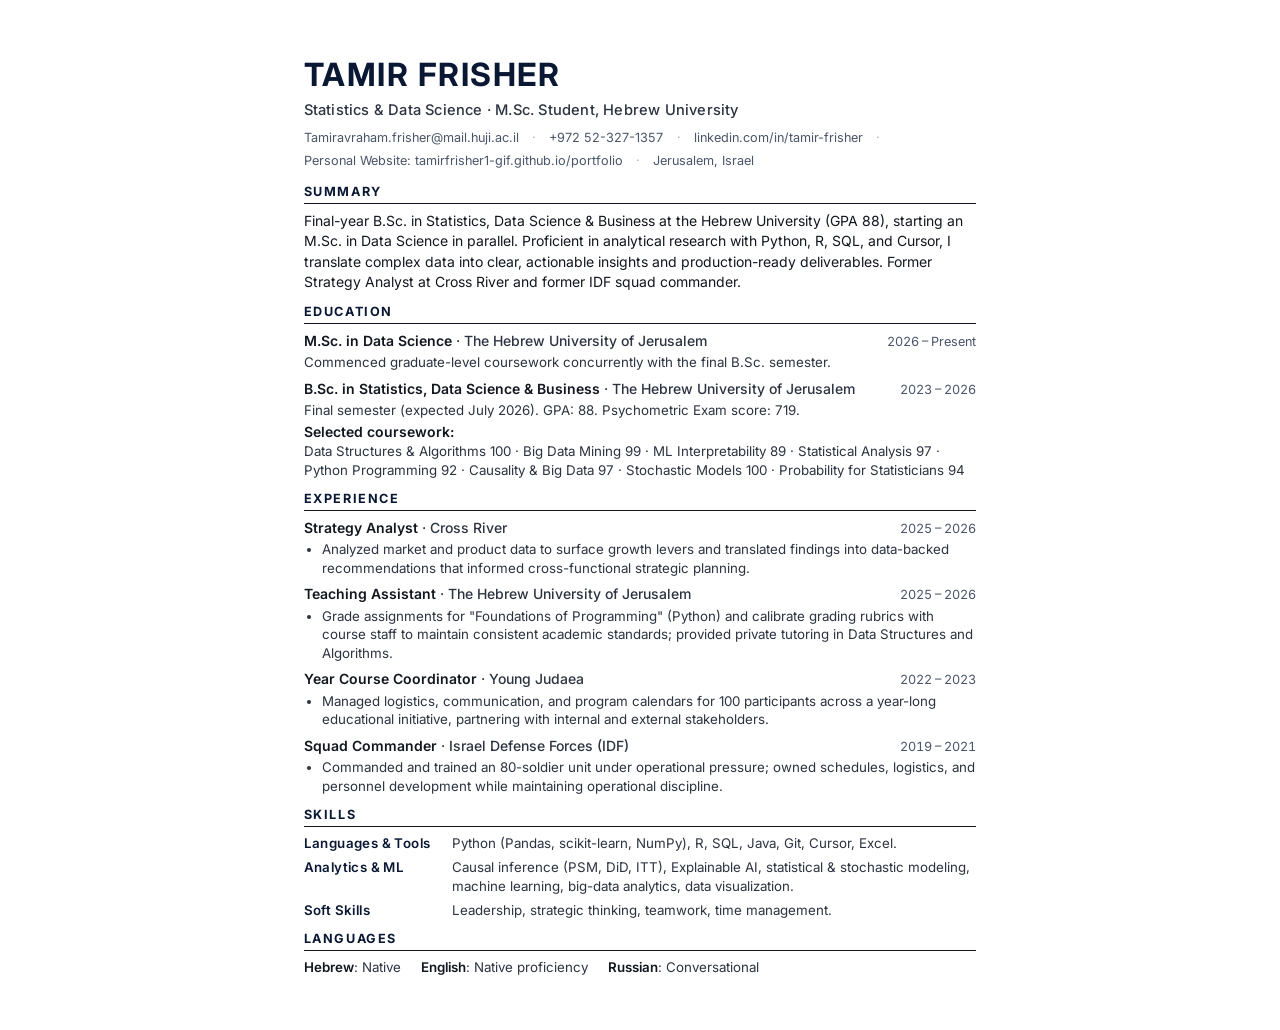
<file: cv.html>
<!DOCTYPE html>
<html lang="en">
  <head>
    <meta charset="UTF-8" />
    <meta name="viewport" content="width=device-width, initial-scale=1.0" />
    <title>Tamir Frisher | CV</title>
    <meta
      name="description"
      content="CV of Tamir Frisher: Statistics & Data Science student at the Hebrew University. Causal inference, explainable ML, Python, R, SQL."
    />
    <meta name="author" content="Tamir Frisher" />
    <meta name="robots" content="index,follow" />
    <link rel="preconnect" href="https://fonts.googleapis.com" />
    <link rel="preconnect" href="https://fonts.gstatic.com" crossorigin />
    <link
      href="https://fonts.googleapis.com/css2?family=Inter:wght@400;500;600;700&display=swap"
      rel="stylesheet"
    />
    <style>
      @page {
        size: A4;
        margin: 14mm;
      }

      :root {
        --ink: #11161f;
        --ink-soft: #2c3340;
        --muted: #4a5568;
        --rule: #11161f;
        --accent: #0b1834;
        --paper: #ffffff;
      }

      * {
        box-sizing: border-box;
        margin: 0;
        padding: 0;
      }

      html,
      body {
        background: var(--paper);
        color: var(--ink);
      }

      body {
        font-family: "Inter", system-ui, -apple-system, "Segoe UI", Arial,
          sans-serif;
        font-weight: 400;
        font-size: 10.5pt;
        line-height: 1.4;
        -webkit-font-smoothing: antialiased;
        text-rendering: optimizeLegibility;
      }

      .page {
        max-width: 210mm;
        margin: 0 auto;
        padding: 14mm 16mm;
        background: var(--paper);
      }

      a {
        color: var(--ink);
        text-decoration: none;
        border-bottom: 1px solid rgba(17, 22, 31, 0.25);
      }

      a:hover {
        border-bottom-color: var(--ink);
      }

      header.cv-head {
        margin-bottom: 10pt;
      }

      .name {
        font-family: "Inter", sans-serif;
        font-size: 24pt;
        font-weight: 700;
        letter-spacing: 1.5px;
        color: var(--accent);
        text-transform: uppercase;
      }

      .headline {
        font-size: 11pt;
        font-weight: 500;
        color: var(--ink-soft);
        margin-top: 2pt;
        letter-spacing: 0.2px;
      }

      .contact {
        margin-top: 6pt;
        font-size: 9.5pt;
        color: var(--muted);
        display: flex;
        flex-wrap: wrap;
        gap: 4pt 10pt;
      }

      .contact .sep {
        color: rgba(74, 85, 104, 0.5);
      }

      .contact a {
        color: var(--muted);
        border-bottom-color: rgba(74, 85, 104, 0.35);
      }

      section {
        margin-top: 8pt;
      }

      h2 {
        font-size: 9.5pt;
        font-weight: 700;
        text-transform: uppercase;
        letter-spacing: 1.6px;
        color: var(--accent);
        border-bottom: 1px solid var(--rule);
        padding-bottom: 2pt;
        margin-bottom: 5pt;
      }

      .summary {
        font-size: 10.5pt;
        color: var(--ink);
        line-height: 1.45;
      }

      .row {
        display: flex;
        justify-content: space-between;
        align-items: baseline;
        gap: 12pt;
      }

      .row + .row,
      .entry + .entry {
        margin-top: 5pt;
      }

      .entry .row .left {
        font-weight: 600;
        font-size: 10.5pt;
        color: var(--ink);
      }

      .entry .row .left .org {
        font-weight: 500;
        color: var(--ink-soft);
      }

      .entry .row .right {
        font-size: 9.5pt;
        color: var(--muted);
        white-space: nowrap;
        font-variant-numeric: tabular-nums;
      }

      .entry .desc {
        margin-top: 2pt;
        font-size: 10pt;
        color: var(--ink-soft);
        line-height: 1.4;
      }

      .coursework-label {
        display: block;
        font-size: 10.5pt;
        font-weight: 600;
        color: var(--ink);
        margin-top: 2pt;
      }

      .coursework-list {
        display: block;
        font-size: 10pt;
        line-height: 1.4;
      }

      .entry ul {
        margin-top: 2pt;
        padding-left: 14pt;
      }

      .entry li {
        font-size: 10pt;
        color: var(--ink-soft);
        line-height: 1.4;
        margin-top: 1pt;
      }

      .projects .entry .desc strong {
        color: var(--ink);
      }

      .projects .meta {
        font-size: 9pt;
        color: var(--muted);
        margin-top: 1pt;
        font-style: italic;
      }

      .skills-grid {
        display: grid;
        grid-template-columns: 130px 1fr;
        column-gap: 14pt;
        row-gap: 4pt;
        font-size: 10pt;
      }

      .skills-grid dt {
        color: var(--accent);
        font-weight: 600;
        letter-spacing: 0.4px;
      }

      .skills-grid dd {
        color: var(--ink-soft);
      }

      .langs {
        font-size: 10pt;
        color: var(--ink-soft);
      }

      .langs span {
        margin-right: 12pt;
      }

      .langs strong {
        color: var(--ink);
        font-weight: 600;
      }

      @media print {
        body {
          font-size: 10pt;
        }

        .page {
          padding: 0;
          max-width: none;
        }

        a {
          color: var(--ink);
          border-bottom: none;
        }

        .contact a {
          color: var(--muted);
        }

        .entry {
          break-inside: avoid;
          page-break-inside: avoid;
        }

        h2 {
          break-after: avoid;
          page-break-after: avoid;
        }
      }

      @media screen and (max-width: 820px) {
        .page {
          padding: 18px;
        }

        .row {
          flex-direction: column;
          align-items: flex-start;
          gap: 2px;
        }

        .skills-grid {
          grid-template-columns: 1fr;
          row-gap: 6pt;
        }

        .skills-grid dt {
          margin-top: 4pt;
        }
      }
    </style>
  </head>
  <body>
    <main class="page">
      <header class="cv-head">
        <h1 class="name">Tamir Frisher</h1>
        <p class="headline">
          Statistics &amp; Data Science · M.Sc. Student, Hebrew University
        </p>
        <div class="contact">
          <span>Tamiravraham.frisher@mail.huji.ac.il</span>
          <span class="sep">·</span>
          <span>+972 52-327-1357</span>
          <span class="sep">·</span>
          <span>linkedin.com/in/tamir-frisher</span>
          <span class="sep">·</span>
          <span>Personal Website: tamirfrisher1-gif.github.io/portfolio</span>
          <span class="sep">·</span>
          <span>Jerusalem, Israel</span>
        </div>
      </header>

      <section aria-labelledby="summary-heading">
        <h2 id="summary-heading">Summary</h2>
        <p class="summary">
          Final-year B.Sc. in Statistics, Data Science &amp; Business at the
          Hebrew University (GPA 88), starting an M.Sc. in Data Science in
          parallel. Proficient in analytical research with Python, R, SQL, and
          Cursor, I translate complex data into clear, actionable insights
          and production-ready deliverables.
          Former Strategy Analyst at Cross River and former IDF squad commander.
        </p>
      </section>

      <section aria-labelledby="education-heading">
        <h2 id="education-heading">Education</h2>

        <div class="entry">
          <div class="row">
            <div class="left">
              M.Sc. in Data Science<span class="org">
                · The Hebrew University of Jerusalem</span
              >
            </div>
            <div class="right">2026 – Present</div>
          </div>
          <p class="desc">
            Commenced graduate-level coursework concurrently with the final
            B.Sc. semester.
          </p>
        </div>

        <div class="entry">
          <div class="row">
            <div class="left">
              B.Sc. in Statistics, Data Science &amp; Business<span
                class="org"
              >
                · The Hebrew University of Jerusalem</span
              >
            </div>
            <div class="right">2023 – 2026</div>
          </div>
          <p class="desc">
            Final semester (expected July 2026). GPA: 88. Psychometric Exam
            score: 719.<br />
            <span class="coursework-label">Selected coursework:</span>
            <span class="coursework-list">
              Data Structures &amp; Algorithms 100 · Big Data Mining 99 ·
              ML Interpretability 89 · Statistical Analysis 97 ·
              Python Programming 92 · Causality &amp; Big Data 97 ·
              Stochastic Models 100 · Probability for Statisticians 94
            </span>
          </p>
        </div>
      </section>

      <section aria-labelledby="experience-heading">
        <h2 id="experience-heading">Experience</h2>

        <div class="entry">
          <div class="row">
            <div class="left">
              Strategy Analyst<span class="org"> · Cross River</span>
            </div>
            <div class="right">2025 – 2026</div>
          </div>
          <ul>
            <li>
              Analyzed market and product data to surface growth levers and
              translated findings into data-backed recommendations that
              informed cross-functional strategic planning.
            </li>
          </ul>
        </div>

        <div class="entry">
          <div class="row">
            <div class="left">
              Teaching Assistant<span class="org">
                · The Hebrew University of Jerusalem</span
              >
            </div>
            <div class="right">2025 – 2026</div>
          </div>
          <ul>
            <li>
              Grade assignments for "Foundations of Programming" (Python)
              and calibrate grading rubrics with course staff to maintain
              consistent academic standards; provided private tutoring
              in Data Structures and Algorithms.
            </li>
          </ul>
        </div>

        <div class="entry">
          <div class="row">
            <div class="left">
              Year Course Coordinator<span class="org">
                · Young Judaea</span
              >
            </div>
            <div class="right">2022 – 2023</div>
          </div>
          <ul>
            <li>
              Managed logistics, communication, and program calendars for
              100 participants across a year-long educational initiative,
              partnering with internal and external stakeholders.
            </li>
          </ul>
        </div>

        <div class="entry">
          <div class="row">
            <div class="left">
              Squad Commander<span class="org">
                · Israel Defense Forces (IDF)</span
              >
            </div>
            <div class="right">2019 – 2021</div>
          </div>
          <ul>
            <li>
              Commanded and trained an 80-soldier unit under operational
              pressure; owned schedules, logistics, and personnel
              development while maintaining operational discipline.
            </li>
          </ul>
        </div>
      </section>

      <section aria-labelledby="skills-heading">
        <h2 id="skills-heading">Skills</h2>
        <dl class="skills-grid">
          <dt>Languages &amp; Tools</dt>
          <dd>
            Python (Pandas, scikit-learn, NumPy), R, SQL, Java, Git, Cursor,
            Excel.
          </dd>
          <dt>Analytics &amp; ML</dt>
          <dd>
            Causal inference (PSM, DiD, ITT), Explainable AI, statistical
            &amp; stochastic modeling, machine learning, big-data analytics,
            data visualization.
          </dd>
          <dt>Soft Skills</dt>
          <dd>
            Leadership, strategic thinking, teamwork, time management.
          </dd>
        </dl>
      </section>

      <section aria-labelledby="languages-heading">
        <h2 id="languages-heading">Languages</h2>
        <p class="langs">
          <span><strong>Hebrew</strong>: Native</span>
          <span><strong>English</strong>: Native proficiency</span>
          <span><strong>Russian</strong>: Conversational</span>
        </p>
      </section>
    </main>
  </body>
</html>
</file>
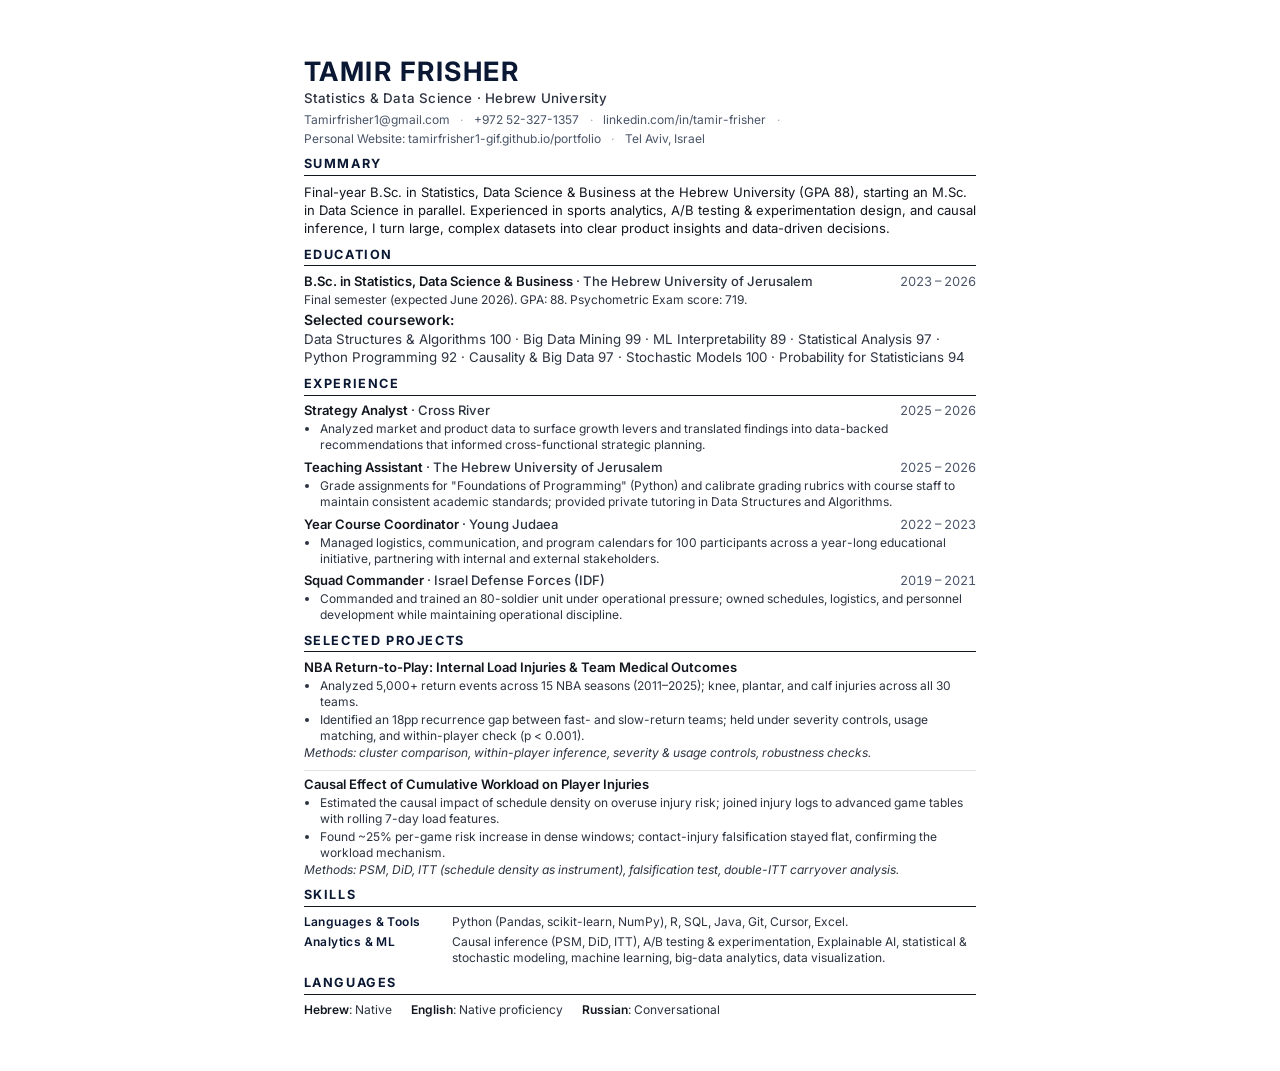
<file: cv_amazon_primevideo.html>
<!DOCTYPE html>
<html lang="en">
  <head>
    <meta charset="UTF-8" />
    <meta name="viewport" content="width=device-width, initial-scale=1.0" />
    <title>Tamir Frisher | CV – Amazon Prime Video</title>
    <meta
      name="description"
      content="CV of Tamir Frisher: Statistics & Data Science student at the Hebrew University. Sports analytics, A/B testing, causal inference, Python, R, SQL."
    />
    <meta name="author" content="Tamir Frisher" />
    <meta name="robots" content="noindex,nofollow" />
    <link rel="preconnect" href="https://fonts.googleapis.com" />
    <link rel="preconnect" href="https://fonts.gstatic.com" crossorigin />
    <link
      href="https://fonts.googleapis.com/css2?family=Inter:wght@400;500;600;700&display=swap"
      rel="stylesheet"
    />
    <style>
      @page {
        size: A4;
        margin: 14mm;
      }

      :root {
        --ink: #11161f;
        --ink-soft: #2c3340;
        --muted: #4a5568;
        --rule: #11161f;
        --accent: #0b1834;
        --paper: #ffffff;
      }

      * {
        box-sizing: border-box;
        margin: 0;
        padding: 0;
      }

      html,
      body {
        background: var(--paper);
        color: var(--ink);
      }

      body {
        font-family: "Inter", system-ui, -apple-system, "Segoe UI", Arial,
          sans-serif;
        font-weight: 400;
        font-size: 9.8pt;
        line-height: 1.35;
        -webkit-font-smoothing: antialiased;
        text-rendering: optimizeLegibility;
      }

      .page {
        max-width: 210mm;
        margin: 0 auto;
        padding: 14mm 16mm;
        background: var(--paper);
      }

      a {
        color: var(--ink);
        text-decoration: none;
        border-bottom: 1px solid rgba(17, 22, 31, 0.25);
      }

      a:hover {
        border-bottom-color: var(--ink);
      }

      header.cv-head {
        margin-bottom: 6pt;
      }

      .name {
        font-family: "Inter", sans-serif;
        font-size: 20pt;
        font-weight: 700;
        letter-spacing: 1.5px;
        color: var(--accent);
        text-transform: uppercase;
      }

      .headline {
        font-size: 10pt;
        font-weight: 500;
        color: var(--ink-soft);
        margin-top: 1pt;
        letter-spacing: 0.2px;
      }

      .contact {
        margin-top: 3pt;
        font-size: 9pt;
        color: var(--muted);
        display: flex;
        flex-wrap: wrap;
        gap: 2pt 8pt;
      }

      .contact .sep {
        color: rgba(74, 85, 104, 0.5);
      }

      .contact a {
        color: var(--muted);
        border-bottom-color: rgba(74, 85, 104, 0.35);
      }

      section {
        margin-top: 6pt;
      }

      h2 {
        font-size: 9.5pt;
        font-weight: 700;
        text-transform: uppercase;
        letter-spacing: 1.6px;
        color: var(--accent);
        border-bottom: 1px solid var(--rule);
        padding-bottom: 2pt;
        margin-bottom: 5pt;
      }

      .summary {
        font-size: 9.8pt;
        color: var(--ink);
        line-height: 1.4;
      }

      .row {
        display: flex;
        justify-content: space-between;
        align-items: baseline;
        gap: 12pt;
      }

      .row + .row,
      .entry + .entry {
        margin-top: 4pt;
      }

      .entry .row .left {
        font-weight: 600;
        font-size: 9.8pt;
        color: var(--ink);
      }

      .entry .row .left .org {
        font-weight: 500;
        color: var(--ink-soft);
      }

      .entry .row .right {
        font-size: 9.5pt;
        color: var(--muted);
        white-space: nowrap;
        font-variant-numeric: tabular-nums;
      }

      .entry .desc {
        margin-top: 1pt;
        font-size: 9pt;
        color: var(--ink-soft);
        line-height: 1.35;
      }

      .coursework-label {
        display: block;
        font-size: 10.5pt;
        font-weight: 600;
        color: var(--ink);
        margin-top: 2pt;
      }

      .coursework-list {
        display: block;
        font-size: 10pt;
        line-height: 1.4;
      }

      .entry ul {
        margin-top: 1pt;
        padding-left: 12pt;
      }

      .entry li {
        font-size: 9pt;
        color: var(--ink-soft);
        line-height: 1.35;
        margin-top: 1pt;
      }

      .projects .entry .desc strong {
        color: var(--ink);
      }

      .projects .meta {
        font-size: 9pt;
        color: var(--muted);
        margin-top: 1pt;
        font-style: italic;
      }

      .project-block {
        margin-top: 5pt;
      }

      .project-block + .project-block {
        margin-top: 6pt;
        padding-top: 4pt;
        border-top: 1px solid rgba(17, 22, 31, 0.12);
      }

      .skills-grid {
        display: grid;
        grid-template-columns: 130px 1fr;
        column-gap: 14pt;
        row-gap: 3pt;
        font-size: 9pt;
      }

      .skills-grid dt {
        color: var(--accent);
        font-weight: 600;
        letter-spacing: 0.4px;
      }

      .skills-grid dd {
        color: var(--ink-soft);
      }

      .langs {
        font-size: 9pt;
        color: var(--ink-soft);
      }

      .langs span {
        margin-right: 12pt;
      }

      .langs strong {
        color: var(--ink);
        font-weight: 600;
      }

      @media print {
        body {
          font-size: 10pt;
        }

        .page {
          padding: 0;
          max-width: none;
        }

        a {
          color: var(--ink);
          border-bottom: none;
        }

        .contact a {
          color: var(--muted);
        }

        .entry {
          break-inside: avoid;
          page-break-inside: avoid;
        }

        h2 {
          break-after: avoid;
          page-break-after: avoid;
        }
      }

      @media screen and (max-width: 820px) {
        .page {
          padding: 18px;
        }

        .row {
          flex-direction: column;
          align-items: flex-start;
          gap: 2px;
        }

        .skills-grid {
          grid-template-columns: 1fr;
          row-gap: 6pt;
        }

        .skills-grid dt {
          margin-top: 4pt;
        }
      }
    </style>
  </head>
  <body>
    <main class="page">
      <header class="cv-head">
        <h1 class="name">Tamir Frisher</h1>
        <p class="headline">
          Statistics &amp; Data Science · Hebrew University
        </p>
        <div class="contact">
          <span>Tamirfrisher1@gmail.com</span>
          <span class="sep">·</span>
          <span>+972 52-327-1357</span>
          <span class="sep">·</span>
          <span>linkedin.com/in/tamir-frisher</span>
          <span class="sep">·</span>
          <span>Personal Website: tamirfrisher1-gif.github.io/portfolio</span>
          <span class="sep">·</span>
          <span>Tel Aviv, Israel</span>
        </div>
      </header>

      <section aria-labelledby="summary-heading">
        <h2 id="summary-heading">Summary</h2>
        <p class="summary">
          Final-year B.Sc. in Statistics, Data Science &amp; Business at the
          Hebrew University (GPA 88), starting an M.Sc. in Data Science in
          parallel. Experienced in sports analytics, A/B testing &amp;
          experimentation design, and causal inference, I turn large, complex
          datasets into clear product insights and data-driven decisions.
        </p>
      </section>

      <section aria-labelledby="education-heading">
        <h2 id="education-heading">Education</h2>

        <div class="entry">
          <div class="row">
            <div class="left">
              B.Sc. in Statistics, Data Science &amp; Business<span
                class="org"
              >
                · The Hebrew University of Jerusalem</span
              >
            </div>
            <div class="right">2023 – 2026</div>
          </div>
          <p class="desc">
            Final semester (expected June 2026). GPA: 88. Psychometric Exam
            score: 719.<br />
            <span class="coursework-label">Selected coursework:</span>
            <span class="coursework-list">
              Data Structures &amp; Algorithms 100 · Big Data Mining 99 ·
              ML Interpretability 89 · Statistical Analysis 97 ·
              Python Programming 92 · Causality &amp; Big Data 97 ·
              Stochastic Models 100 · Probability for Statisticians 94
            </span>
          </p>
        </div>
      </section>

      <section aria-labelledby="experience-heading">
        <h2 id="experience-heading">Experience</h2>

        <div class="entry">
          <div class="row">
            <div class="left">
              Strategy Analyst<span class="org"> · Cross River</span>
            </div>
            <div class="right">2025 – 2026</div>
          </div>
          <ul>
            <li>
              Analyzed market and product data to surface growth levers and
              translated findings into data-backed recommendations that
              informed cross-functional strategic planning.
            </li>
          </ul>
        </div>

        <div class="entry">
          <div class="row">
            <div class="left">
              Teaching Assistant<span class="org">
                · The Hebrew University of Jerusalem</span
              >
            </div>
            <div class="right">2025 – 2026</div>
          </div>
          <ul>
            <li>
              Grade assignments for "Foundations of Programming" (Python)
              and calibrate grading rubrics with course staff to maintain
              consistent academic standards; provided private tutoring
              in Data Structures and Algorithms.
            </li>
          </ul>
        </div>

        <div class="entry">
          <div class="row">
            <div class="left">
              Year Course Coordinator<span class="org">
                · Young Judaea</span
              >
            </div>
            <div class="right">2022 – 2023</div>
          </div>
          <ul>
            <li>
              Managed logistics, communication, and program calendars for
              100 participants across a year-long educational initiative,
              partnering with internal and external stakeholders.
            </li>
          </ul>
        </div>

        <div class="entry">
          <div class="row">
            <div class="left">
              Squad Commander<span class="org">
                · Israel Defense Forces (IDF)</span
              >
            </div>
            <div class="right">2019 – 2021</div>
          </div>
          <ul>
            <li>
              Commanded and trained an 80-soldier unit under operational
              pressure; owned schedules, logistics, and personnel
              development while maintaining operational discipline.
            </li>
          </ul>
        </div>
      </section>

      <section aria-labelledby="projects-heading">
        <h2 id="projects-heading">Selected Projects</h2>

        <div class="project-block">
          <div class="entry">
            <div class="row">
              <div class="left">
                NBA Return-to-Play: Internal Load Injuries &amp; Team Medical Outcomes
              </div>
            </div>
            <ul>
              <li>
                Analyzed 5,000+ return events across 15 NBA seasons (2011–2025); knee, plantar, and calf injuries across all 30 teams.
              </li>
              <li>
                Identified an 18pp recurrence gap between fast- and slow-return teams; held under severity controls, usage matching, and within-player check (p &lt; 0.001).
              </li>
            </ul>
            <p class="desc"><em>Methods: cluster comparison, within-player inference, severity &amp; usage controls, robustness checks.</em></p>
          </div>
        </div>

        <div class="project-block">
          <div class="entry">
            <div class="row">
              <div class="left">
                Causal Effect of Cumulative Workload on Player Injuries
              </div>
            </div>
            <ul>
              <li>
                Estimated the causal impact of schedule density on overuse injury risk; joined injury logs to advanced game tables with rolling 7-day load features.
              </li>
              <li>
                Found ~25% per-game risk increase in dense windows; contact-injury falsification stayed flat, confirming the workload mechanism.
              </li>
            </ul>
            <p class="desc"><em>Methods: PSM, DiD, ITT (schedule density as instrument), falsification test, double-ITT carryover analysis.</em></p>
          </div>
        </div>
      </section>

      <section aria-labelledby="skills-heading">
        <h2 id="skills-heading">Skills</h2>
        <dl class="skills-grid">
          <dt>Languages &amp; Tools</dt>
          <dd>
            Python (Pandas, scikit-learn, NumPy), R, SQL, Java, Git, Cursor,
            Excel.
          </dd>
          <dt>Analytics &amp; ML</dt>
          <dd>
            Causal inference (PSM, DiD, ITT), A/B testing &amp; experimentation,
            Explainable AI, statistical &amp; stochastic modeling, machine learning,
            big-data analytics, data visualization.
          </dd>
        </dl>
      </section>

      <section aria-labelledby="languages-heading">
        <h2 id="languages-heading">Languages</h2>
        <p class="langs">
          <span><strong>Hebrew</strong>: Native</span>
          <span><strong>English</strong>: Native proficiency</span>
          <span><strong>Russian</strong>: Conversational</span>
        </p>
      </section>
    </main>
  </body>
</html>
</file>
